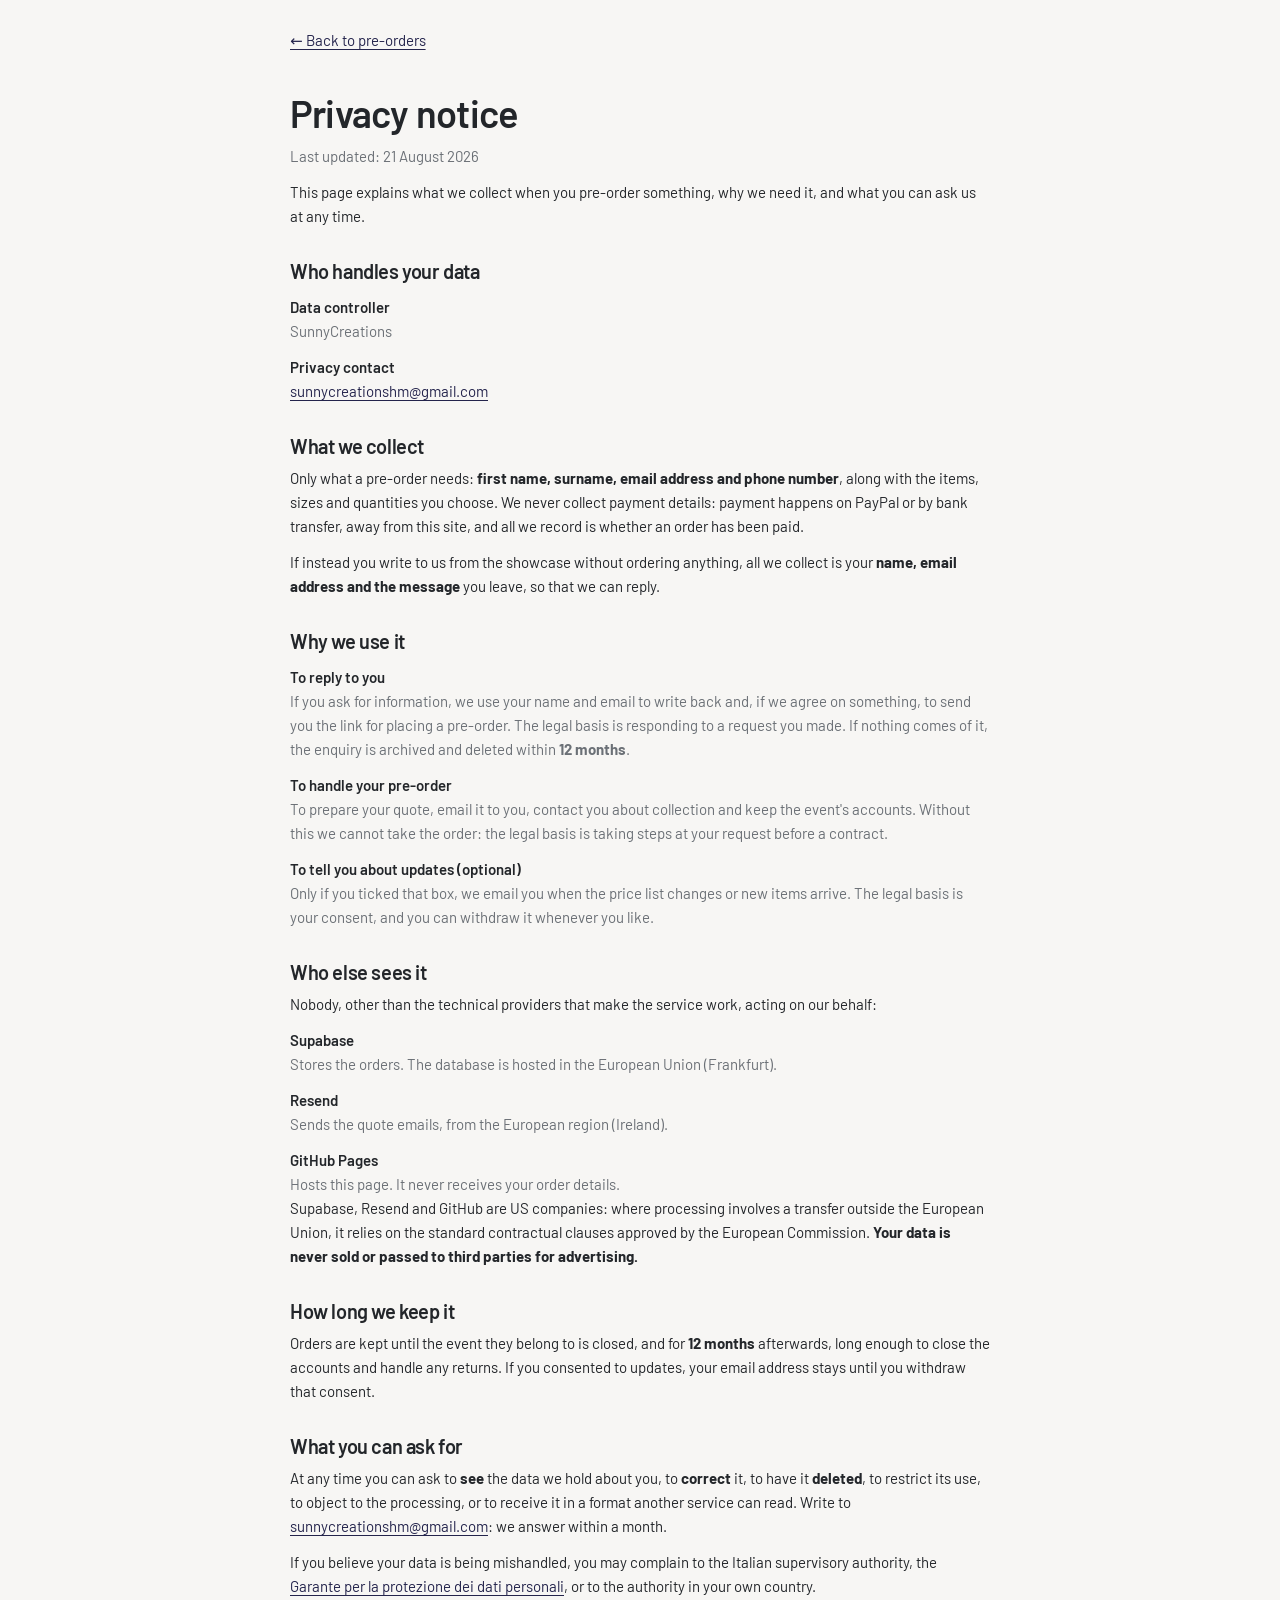
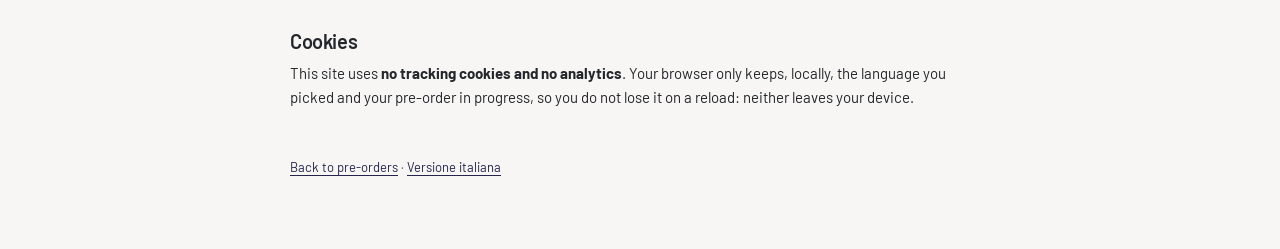
<file: privacy-en.html>
<!doctype html>
<html lang="en">
<head>
<meta charset="utf-8">
<meta name="viewport" content="width=device-width, initial-scale=1">
<title>Privacy notice — SunnyCreations</title>
<link rel="stylesheet" href="./styles.css">
<style>
  body { padding: 0 20px 60px; }
  main { max-width: 700px; margin: 0 auto; }
  h1 { margin-top: 40px; }
  h2 { font-size: 20px; margin-top: 32px; }
  dl { margin: 0; } dt { font-weight: 600; margin-top: 12px; } dd { margin: 0; color: var(--color-neutral-700); }
  .todo { background: #fff8e1; border-left: 3px solid #8a6d00; padding: 12px 14px; margin: 16px 0; font-size: 14px; }
  footer { margin-top: 48px; font-size: 13px; color: var(--color-neutral-700); }
</style>
</head>
<body>
<main>
  <p style="margin-top:28px;"><a href="./">&larr; Back to pre-orders</a></p>

  <h1>Privacy notice</h1>
  <p class="text-muted">Last updated: 21 August 2026</p>

  <p>This page explains what we collect when you pre-order something, why we need it, and what you
  can ask us at any time.</p>

  <h2>Who handles your data</h2>
  <dl>
    <dt>Data controller</dt><dd>SunnyCreations</dd>
    <dt>Privacy contact</dt><dd><a href="mailto:sunnycreationshm@gmail.com">sunnycreationshm@gmail.com</a></dd>
  </dl>

  <h2>What we collect</h2>
  <p>Only what a pre-order needs: <strong>first name, surname, email address and phone number</strong>,
  along with the items, sizes and quantities you choose. We never collect payment details: payment happens
  on PayPal or by bank transfer, away from this site, and all we record is whether an order has been paid.</p>

  <p>If instead you write to us from the showcase without ordering anything, all we collect is your
  <strong>name, email address and the message</strong> you leave, so that we can reply.</p>

  <h2>Why we use it</h2>
  <dl>
    <dt>To reply to you</dt>
    <dd>If you ask for information, we use your name and email to write back and, if we agree on
    something, to send you the link for placing a pre-order. The legal basis is responding to a request
    you made. If nothing comes of it, the enquiry is archived and deleted within
    <strong>12 months</strong>.</dd>
    <dt>To handle your pre-order</dt>
    <dd>To prepare your quote, email it to you, contact you about collection and keep the event's accounts.
    Without this we cannot take the order: the legal basis is taking steps at your request before a contract.</dd>
    <dt>To tell you about updates (optional)</dt>
    <dd>Only if you ticked that box, we email you when the price list changes or new items arrive.
    The legal basis is your consent, and you can withdraw it whenever you like.</dd>
  </dl>

  <h2>Who else sees it</h2>
  <p>Nobody, other than the technical providers that make the service work, acting on our behalf:</p>
  <dl>
    <dt>Supabase</dt><dd>Stores the orders. The database is hosted in the European Union (Frankfurt).</dd>
    <dt>Resend</dt><dd>Sends the quote emails, from the European region (Ireland).</dd>
    <dt>GitHub Pages</dt><dd>Hosts this page. It never receives your order details.</dd>
  </dl>
  <p>Supabase, Resend and GitHub are US companies: where processing involves a transfer outside the
  European Union, it relies on the standard contractual clauses approved by the European Commission.
  <strong>Your data is never sold or passed to third parties for advertising.</strong></p>

  <h2>How long we keep it</h2>
  <p>Orders are kept until the event they belong to is closed, and for <strong>12 months</strong>
  afterwards, long enough to close the accounts and handle any returns. If you consented to updates,
  your email address stays until you withdraw that consent.</p>

  <h2>What you can ask for</h2>
  <p>At any time you can ask to <strong>see</strong> the data we hold about you, to
  <strong>correct</strong> it, to have it <strong>deleted</strong>, to restrict its use, to object to
  the processing, or to receive it in a format another service can read. Write to <a href="mailto:sunnycreationshm@gmail.com">sunnycreationshm@gmail.com</a>: we answer within a month.</p>
  <p>If you believe your data is being mishandled, you may complain to the Italian supervisory authority,
  the <a href="https://www.garanteprivacy.it" target="_blank" rel="noopener">Garante per la protezione dei
  dati personali</a>, or to the authority in your own country.</p>

  <h2>Cookies</h2>
  <p>This site uses <strong>no tracking cookies and no analytics</strong>. Your browser only keeps, locally,
  the language you picked and your pre-order in progress, so you do not lose it on a reload: neither leaves
  your device.</p>

  <footer>
    <p><a href="./">Back to pre-orders</a> · <a href="./privacy.html">Versione italiana</a></p>
  </footer>
</main>
</body>
</html>
</file>
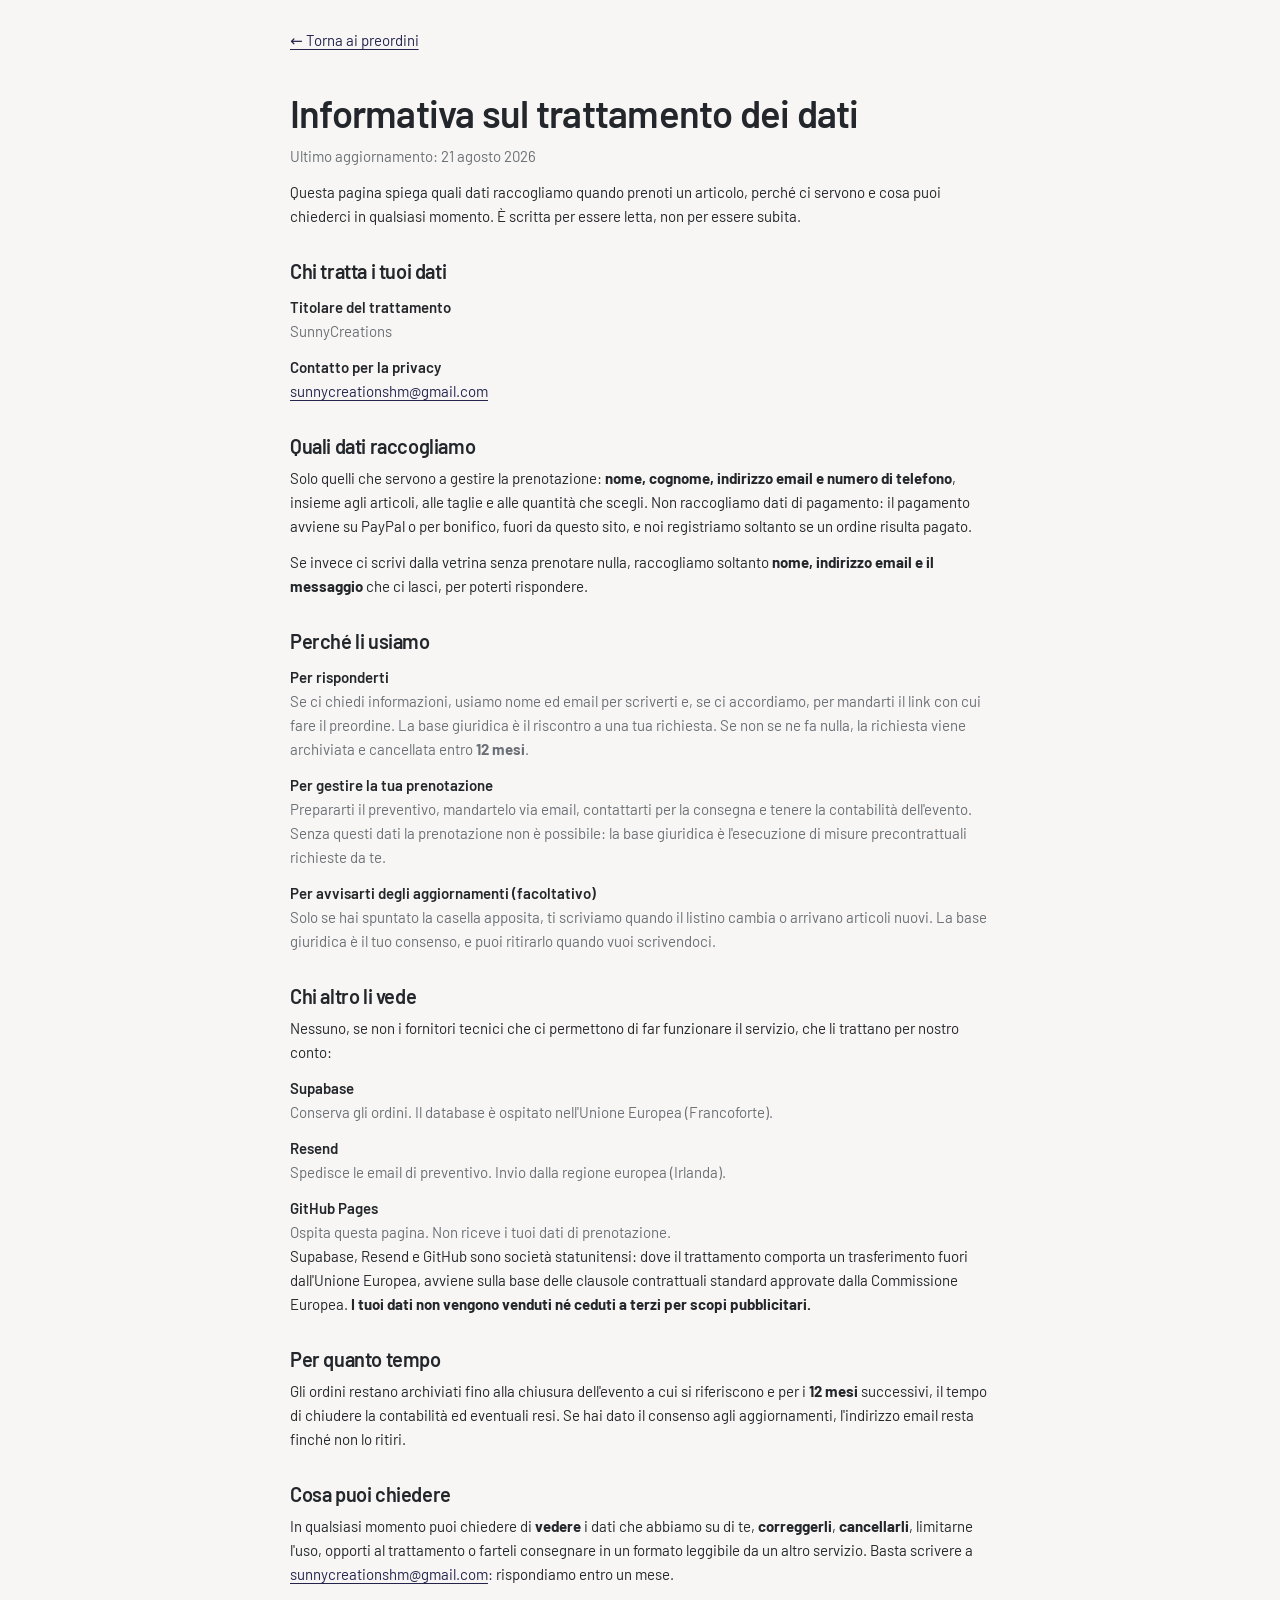
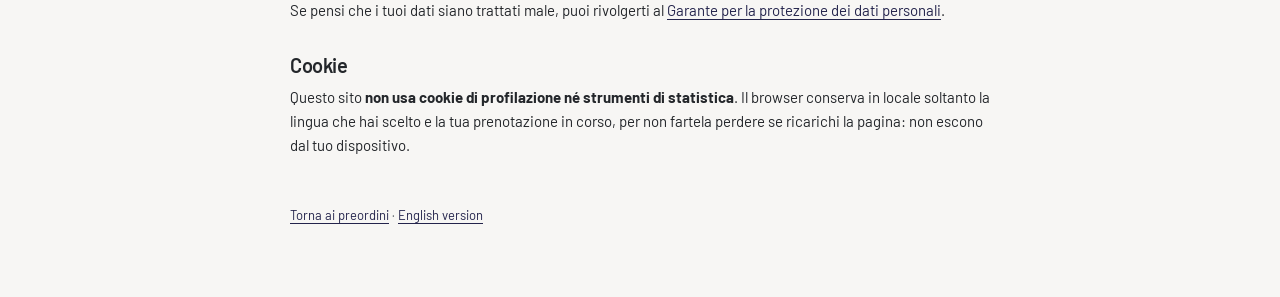
<file: privacy.html>
<!doctype html>
<html lang="it">
<head>
<meta charset="utf-8">
<meta name="viewport" content="width=device-width, initial-scale=1">
<title>Informativa privacy — SunnyCreations</title>
<link rel="stylesheet" href="./styles.css">
<style>
  body { padding: 0 20px 60px; }
  main { max-width: 700px; margin: 0 auto; }
  h1 { margin-top: 40px; }
  h2 { font-size: 20px; margin-top: 32px; }
  dl { margin: 0; } dt { font-weight: 600; margin-top: 12px; } dd { margin: 0 0 0 0; color: var(--color-neutral-700); }
  .todo { background: #fff8e1; border-left: 3px solid #8a6d00; padding: 12px 14px; margin: 16px 0; font-size: 14px; }
  footer { margin-top: 48px; font-size: 13px; color: var(--color-neutral-700); }
</style>
</head>
<body>
<main>
  <p style="margin-top:28px;"><a href="./">&larr; Torna ai preordini</a></p>

  <h1>Informativa sul trattamento dei dati</h1>
  <p class="text-muted">Ultimo aggiornamento: 21 agosto 2026</p>

  <p>Questa pagina spiega quali dati raccogliamo quando prenoti un articolo, perché ci servono
  e cosa puoi chiederci in qualsiasi momento. È scritta per essere letta, non per essere subita.</p>

  <h2>Chi tratta i tuoi dati</h2>
  <dl>
    <dt>Titolare del trattamento</dt>
    <dd>SunnyCreations</dd>
    <dt>Contatto per la privacy</dt>
    <dd><a href="mailto:sunnycreationshm@gmail.com">sunnycreationshm@gmail.com</a></dd>
  </dl>

  <h2>Quali dati raccogliamo</h2>
  <p>Solo quelli che servono a gestire la prenotazione: <strong>nome, cognome, indirizzo email e
  numero di telefono</strong>, insieme agli articoli, alle taglie e alle quantità che scegli.
  Non raccogliamo dati di pagamento: il pagamento avviene su PayPal o per bonifico, fuori da questo sito,
  e noi registriamo soltanto se un ordine risulta pagato.</p>

  <p>Se invece ci scrivi dalla vetrina senza prenotare nulla, raccogliamo soltanto
  <strong>nome, indirizzo email e il messaggio</strong> che ci lasci, per poterti rispondere.</p>

  <h2>Perché li usiamo</h2>
  <dl>
    <dt>Per risponderti</dt>
    <dd>Se ci chiedi informazioni, usiamo nome ed email per scriverti e, se ci accordiamo,
    per mandarti il link con cui fare il preordine. La base giuridica è il riscontro a una tua
    richiesta. Se non se ne fa nulla, la richiesta viene archiviata e cancellata entro
    <strong>12 mesi</strong>.</dd>
    <dt>Per gestire la tua prenotazione</dt>
    <dd>Prepararti il preventivo, mandartelo via email, contattarti per la consegna e tenere la
    contabilità dell'evento. Senza questi dati la prenotazione non è possibile: la base giuridica è
    l'esecuzione di misure precontrattuali richieste da te.</dd>
    <dt>Per avvisarti degli aggiornamenti (facoltativo)</dt>
    <dd>Solo se hai spuntato la casella apposita, ti scriviamo quando il listino cambia o arrivano
    articoli nuovi. La base giuridica è il tuo consenso, e puoi ritirarlo quando vuoi scrivendoci.</dd>
  </dl>

  <h2>Chi altro li vede</h2>
  <p>Nessuno, se non i fornitori tecnici che ci permettono di far funzionare il servizio, che li
  trattano per nostro conto:</p>
  <dl>
    <dt>Supabase</dt><dd>Conserva gli ordini. Il database è ospitato nell'Unione Europea (Francoforte).</dd>
    <dt>Resend</dt><dd>Spedisce le email di preventivo. Invio dalla regione europea (Irlanda).</dd>
    <dt>GitHub Pages</dt><dd>Ospita questa pagina. Non riceve i tuoi dati di prenotazione.</dd>
  </dl>
  <p>Supabase, Resend e GitHub sono società statunitensi: dove il trattamento comporta un trasferimento
  fuori dall'Unione Europea, avviene sulla base delle clausole contrattuali standard approvate dalla
  Commissione Europea. <strong>I tuoi dati non vengono venduti né ceduti a terzi per scopi pubblicitari.</strong></p>

  <h2>Per quanto tempo</h2>
  <p>Gli ordini restano archiviati fino alla chiusura dell'evento a cui si riferiscono e per i
  <strong>12 mesi</strong> successivi, il tempo di chiudere la contabilità ed eventuali resi. Se hai dato il
  consenso agli aggiornamenti, l'indirizzo email resta finché non lo ritiri.</p>

  <h2>Cosa puoi chiedere</h2>
  <p>In qualsiasi momento puoi chiedere di <strong>vedere</strong> i dati che abbiamo su di te,
  <strong>correggerli</strong>, <strong>cancellarli</strong>, limitarne l'uso, opporti al trattamento o
  farteli consegnare in un formato leggibile da un altro servizio. Basta scrivere a <a href="mailto:sunnycreationshm@gmail.com">sunnycreationshm@gmail.com</a>: rispondiamo entro un mese.</p>
  <p>Se pensi che i tuoi dati siano trattati male, puoi rivolgerti al
  <a href="https://www.garanteprivacy.it" target="_blank" rel="noopener">Garante per la protezione dei
  dati personali</a>.</p>

  <h2>Cookie</h2>
  <p>Questo sito <strong>non usa cookie di profilazione né strumenti di statistica</strong>. Il browser
  conserva in locale soltanto la lingua che hai scelto e la tua prenotazione in corso, per non fartela
  perdere se ricarichi la pagina: non escono dal tuo dispositivo.</p>

  <footer>
    <p><a href="./">Torna ai preordini</a> · <a href="./privacy-en.html">English version</a></p>
  </footer>
</main>
</body>
</html>
</file>
<file: styles.css>
/* SunnyCreations — tema "morbido". Questo file è la fonte del look: si
   ritocca qui e cambia tutta la pagina. Sostituisce il tema precedente, che
   era un disegno tecnico: spigoli vivi, schede trasparenti col solo filo di
   bordo e crocette di registro agli angoli. */
@import url('https://fonts.googleapis.com/css2?family=Barlow:wght@400;500;600;700&family=Barlow+Condensed:wght@600&family=Sacramento&display=swap');

:root {
  --color-bg: #f7f6f4;          /* bianco caldo, non grigio */
  --color-surface: #ffffff;     /* le schede stanno sopra il fondo, non dentro */
  --color-text: #23262a;
  --color-divider: #e8e5e0;

  --color-neutral-100: #faf9f7;
  --color-neutral-200: #f1efec;
  --color-neutral-300: #e8e5e0;
  --color-neutral-400: #cfcbc4;
  --color-neutral-500: #a8a49c;
  --color-neutral-600: #86827b;
  --color-neutral-700: #6b7076;
  --color-neutral-800: #45484d;
  --color-neutral-900: #23262a;

  /* L'accento vero lo imposta la pagina (blu WKSF). Questi sono i derivati
     che servono ovunque, calcolati da quello, così cambiarlo basta. */
  --color-accent: #24244c;
  --color-accent-soft: color-mix(in srgb, var(--color-accent) 8%, #ffffff);
  --color-accent-line: color-mix(in srgb, var(--color-accent) 22%, #ffffff);

  --font-heading: "Barlow", system-ui, sans-serif;
  --font-heading-weight: 600;
  --font-body: "Barlow", system-ui, sans-serif;
  --font-display: "Barlow Condensed", system-ui, sans-serif;
  /* Corsivo del marchio: somiglia alla firma del logo. Se salta fuori il
     nome del carattere originale, si cambia qui e basta. */
  --font-script: "Sacramento", "Snell Roundhand", cursive;
  /* Il lilla del logo (#c8a0c8) come testo darebbe 1,4:1 di contrasto:
     illeggibile su un telefono al sole. Stessa tinta (300°), stessa
     saturazione, luminosità abbassata fino a 5:1. */
  --color-brand-lilla: #915491;

  --space-1: 4px;  --space-2: 8px;  --space-3: 12px;
  --space-4: 16px; --space-6: 24px; --space-8: 36px;

  --radius-sm: 8px;
  --radius-md: 10px;
  --radius-lg: 16px;
  --radius-pill: 999px;

  /* Ombre basse e larghe: staccano la scheda dal fondo senza sporcare. */
  --shadow-sm: 0 1px 2px rgba(24, 24, 40, .05);
  --shadow-md: 0 1px 2px rgba(24, 24, 40, .05), 0 12px 28px -16px rgba(24, 24, 40, .25);
  --shadow-lg: 0 24px 48px -24px rgba(24, 24, 40, .4);
}

*, *::before, *::after { box-sizing: border-box; }
body {
  margin: 0; background: var(--color-bg); color: var(--color-text);
  font-family: var(--font-body); font-size: 15px; line-height: 1.6; font-weight: 400;
  -webkit-font-smoothing: antialiased;
}
h1, h2, h3, h4, h5, h6 {
  font-family: var(--font-heading); font-weight: var(--font-heading-weight);
  line-height: 1.15; letter-spacing: -0.02em; margin: 0 0 var(--space-2);
}
h1 { font-size: 38px; }
h2 { font-size: 30px; }
h3 { font-size: 22px; }
h4 { font-size: 18px; }
h5 { font-size: 16px; }
h6 { font-size: 12px; letter-spacing: 0.12em; text-transform: uppercase; }
p { margin: 0 0 var(--space-3); }
a { color: var(--color-accent); text-underline-offset: 3px; }
img { display: block; max-width: 100%; }
figure { margin: 0; }
figcaption { font-size: 11px; margin-top: var(--space-1); color: var(--color-neutral-700); }
.text-muted { color: var(--color-neutral-700); }
:focus { outline: none; }
:focus-visible { outline: 2px solid var(--color-accent); outline-offset: 2px; }
::selection { background: var(--color-accent-line); }

.hr { height: 1px; border: 0; margin: var(--space-4) 0; background: var(--color-divider); }

/* — schede — */
.card {
  display: flex; flex-direction: column; gap: var(--space-2);
  padding: var(--space-3);
  background: var(--color-surface);
  border: 0; border-radius: var(--radius-lg);
  box-shadow: var(--shadow-md);
}
.card-kicker {
  display: inline-block; align-self: flex-start;
  font-size: 11px; font-weight: 600; letter-spacing: 0.02em;
  padding: 3px 10px; border-radius: var(--radius-pill);
  background: var(--color-accent-soft); color: var(--color-accent);
  text-transform: none;
}
.card-title { font-family: var(--font-heading); font-weight: 600; font-size: 16px; line-height: 1.3; letter-spacing: -0.01em; }
.card-body { margin: 0; font-size: 13px; color: var(--color-neutral-700); line-height: 1.5; flex: 1; }
.card-meta { display: flex; align-items: center; gap: 6px; font-size: 11px; color: var(--color-neutral-600); }
.elev-sm { box-shadow: var(--shadow-sm); }
.elev-md { box-shadow: var(--shadow-md); }
.elev-lg { box-shadow: var(--shadow-lg); }

/* Il vecchio tema disegnava i segni di registro agli angoli di ogni scheda.
   Le classi restano perché la pagina le usa; i segni non si vedono più. */
.blueprint { position: relative; border: 0; border-radius: var(--radius-lg); }
.blueprint > .corner { display: none; }

/* — bottoni — */
.btn {
  display: inline-flex; align-items: center; justify-content: center; gap: 6px;
  cursor: pointer; text-decoration: none;
  font-family: var(--font-body); font-weight: 600; font-size: 14px; line-height: 1.2;
  color: var(--color-text); background: var(--color-surface);
  border: 1px solid var(--color-divider);
  padding: 9px 16px; border-radius: var(--radius-pill);
  transition: background .12s ease, border-color .12s ease, opacity .12s ease;
}
.btn svg { display: block; }
.btn:disabled { opacity: 0.4; cursor: not-allowed; }
.btn-primary { background: var(--color-accent); color: #ffffff; border-color: var(--color-accent); }
.btn-primary:hover:not(:disabled) { background: color-mix(in srgb, var(--color-accent) 85%, #ffffff); }
.btn-secondary { background: var(--color-surface); }
.btn-secondary:hover:not(:disabled) { background: var(--color-neutral-100); border-color: var(--color-neutral-400); }
.btn-ghost { background: transparent; border-color: transparent; color: var(--color-accent); padding-inline: var(--space-2); }
.btn-ghost:hover:not(:disabled) { background: var(--color-accent-soft); }
.btn-icon { width: 34px; height: 34px; padding: 0; }
.btn-block { width: 100%; margin-top: var(--space-2); }

/* — moduli — */
.field { margin-bottom: var(--space-3); }
.field > label { display: block; font-size: 12px; font-weight: 500; margin-bottom: 5px; color: var(--color-neutral-700); }
.input {
  width: 100%; min-height: 40px; padding: 9px 12px; font: inherit; font-size: 14px;
  color: var(--color-text); caret-color: var(--color-accent);
  background: var(--color-surface);
  border: 1px solid var(--color-divider); border-radius: var(--radius-md);
}
.input:hover { border-color: var(--color-neutral-400); }
.input:focus-visible { border-color: var(--color-accent); outline: none; box-shadow: 0 0 0 3px var(--color-accent-soft); }
textarea.input { min-height: 90px; resize: vertical; }
select.input { appearance: none; background-image: linear-gradient(45deg, transparent 50%, var(--color-neutral-600) 50%), linear-gradient(135deg, var(--color-neutral-600) 50%, transparent 50%); background-position: calc(100% - 16px) 17px, calc(100% - 11px) 17px; background-size: 5px 5px, 5px 5px; background-repeat: no-repeat; padding-right: 32px; }

.radio { display: inline-flex; align-items: center; gap: 8px; cursor: pointer; font-size: 14px; }
.radio .dot { width: 16px; height: 16px; flex: none; border-radius: 50%; border: 1.5px solid var(--color-neutral-400); }
.radio:hover .dot { border-color: var(--color-accent); }

/* — scelte a pillola (taglie, schede admin, filtri) —
   Il vecchio tema le incollava in un blocco unico squadrato; qui sono
   pastiglie separate, più leggibili quando vanno a capo. */
.seg { display: flex; flex-wrap: wrap; gap: 6px; border: 0; border-radius: 0; overflow: visible; }
.seg-opt {
  display: inline-flex; align-items: center; gap: 6px;
  padding: 7px 14px; font-family: var(--font-body); font-size: 13px; font-weight: 500;
  line-height: 1.2; cursor: pointer;
  background: var(--color-surface); color: var(--color-text);
  border: 1px solid var(--color-divider); border-radius: var(--radius-pill);
  transition: background .12s ease, border-color .12s ease;
}
.seg-opt:hover:not(:disabled) { border-color: var(--color-neutral-400); }
.seg-opt:disabled { opacity: 0.45; cursor: not-allowed; text-decoration: line-through; }

/* — etichette — */
.tag { display: inline-flex; align-items: center; font-size: 11px; font-weight: 600; padding: 3px 10px; border-radius: var(--radius-pill); }
.tag-accent { background: var(--color-accent-soft); color: var(--color-accent); }
.tag-neutral { background: var(--color-neutral-200); color: var(--color-neutral-800); }
.tag-outline { border: 1px solid var(--color-accent); color: var(--color-accent); }

/* — navigazione — */
.nav {
  display: flex; align-items: center; gap: var(--space-4);
  padding: var(--space-3) var(--space-4);
  background: var(--color-surface); border-bottom: 0;
  box-shadow: 0 1px 3px rgba(20, 20, 30, .06);
}
.nav-brand { font-family: var(--font-heading); font-weight: 600; font-size: 17px; letter-spacing: -0.01em; margin-right: auto; }
/* Il corsivo del marchio: più grande di un bastone alla stessa misura,
   perché un corsivo alla pari risulta minuto. */
.script-line {
  font-family: var(--font-script); font-weight: 400;
  font-size: 24px; line-height: 1.1; letter-spacing: 0;
  text-transform: none; color: var(--color-brand-lilla);
  margin: 0 0 2px;
}
.brand-script {
  font-family: var(--font-script); font-weight: 400;
  font-size: 30px; line-height: 1; letter-spacing: .01em;
  color: var(--color-text); position: relative; top: 2px;
}
.nav a { color: var(--color-neutral-700); text-decoration: none; font-size: 14px; }
.nav a:hover { color: var(--color-accent); }
.nav a[aria-current='page'] { color: var(--color-accent); font-weight: 600; }

/* — tabelle — */
.table { width: 100%; border-collapse: collapse; font-size: 14px; }
.table th {
  text-align: left; font-size: 11px; letter-spacing: 0.08em; text-transform: uppercase;
  color: var(--color-neutral-600); font-weight: 600;
  padding: var(--space-2) var(--space-3); border-bottom: 1px solid var(--color-divider);
}
.table td { padding: var(--space-3); border-bottom: 1px solid var(--color-neutral-200); }
.table tbody tr:hover { background: var(--color-neutral-100); }

/* — finestre — */
.dialog-backdrop { position: fixed; inset: 0; display: grid; place-items: center; padding: var(--space-4); background: rgba(35, 38, 42, .5); }
.dialog { width: min(440px, 100%); display: flex; flex-direction: column; gap: var(--space-3); padding: var(--space-6); border-radius: var(--radius-lg); background: var(--color-surface); box-shadow: var(--shadow-lg); }
.dialog-title { font-family: var(--font-heading); font-weight: 600; font-size: 20px; }
.dialog-body { font-size: 14px; color: var(--color-neutral-700); }
.dialog-actions { display: flex; justify-content: flex-end; gap: var(--space-2); margin-top: var(--space-2); }
</file>
